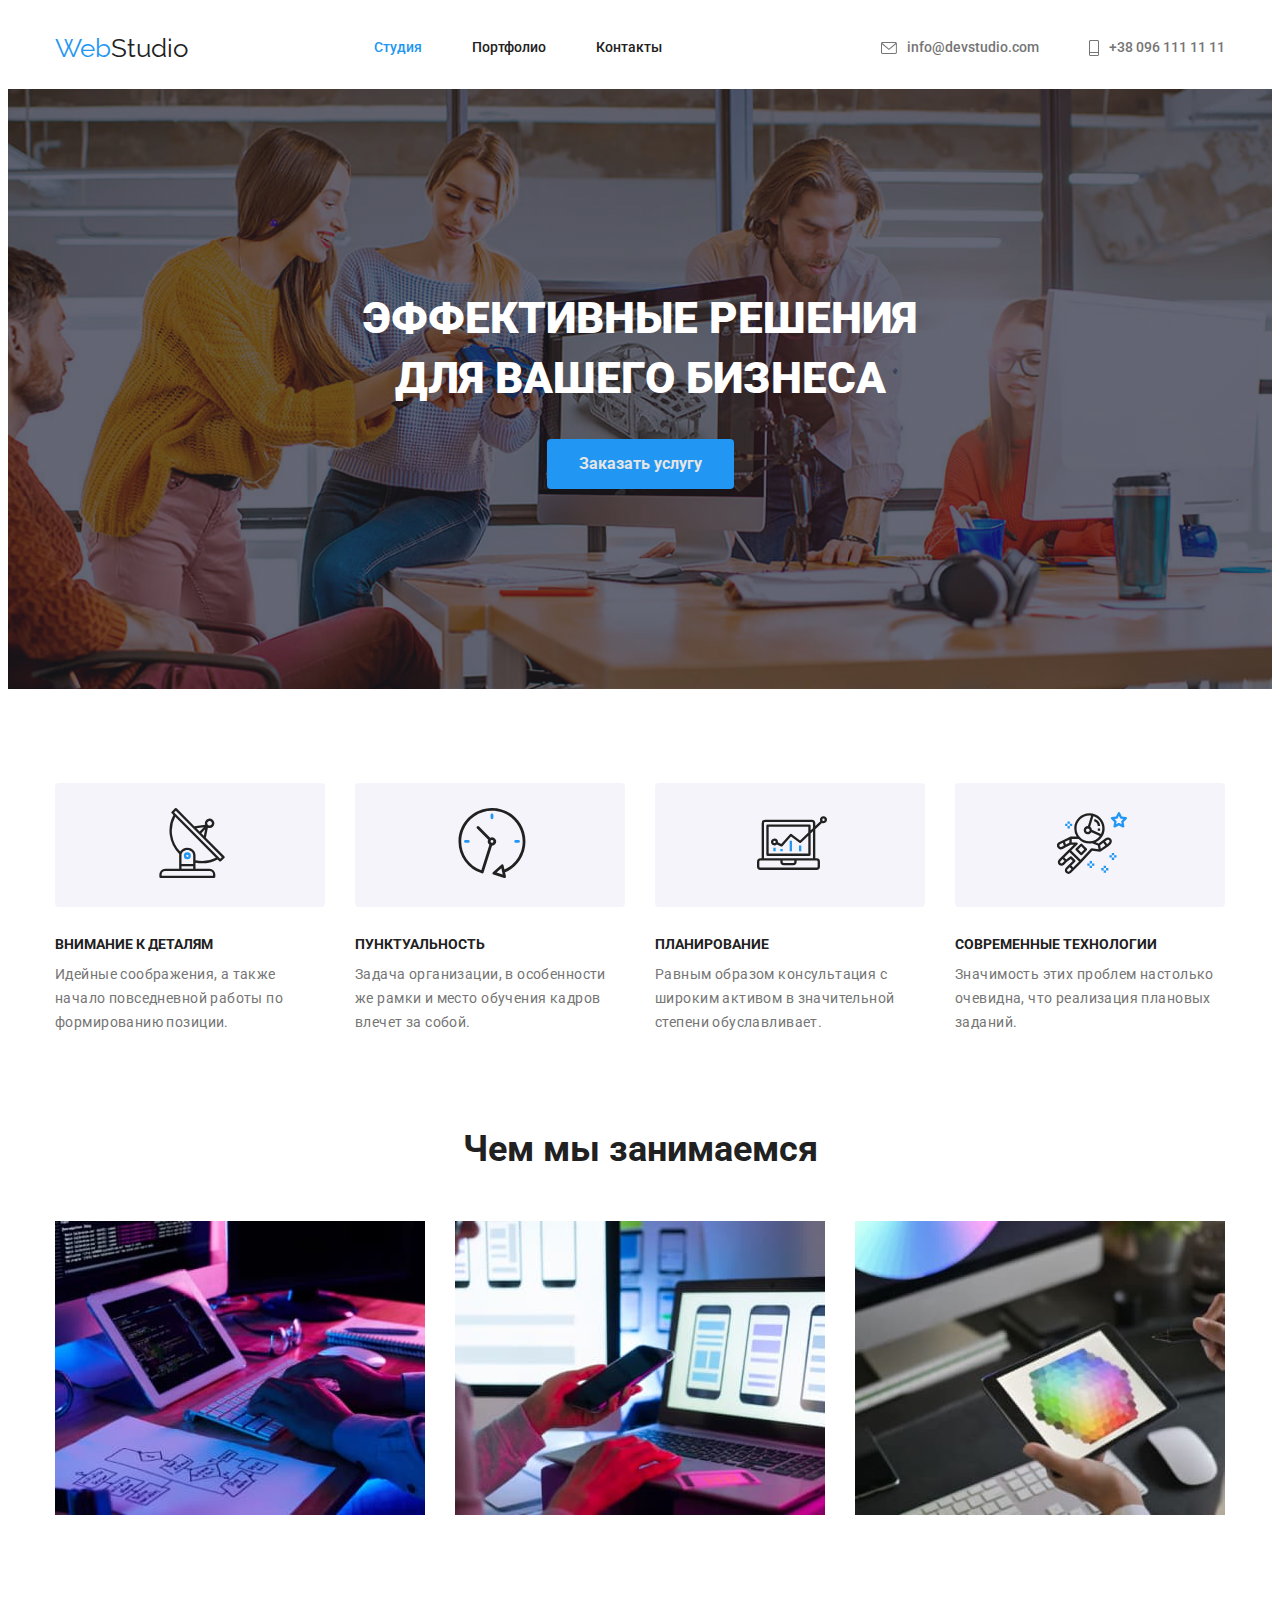
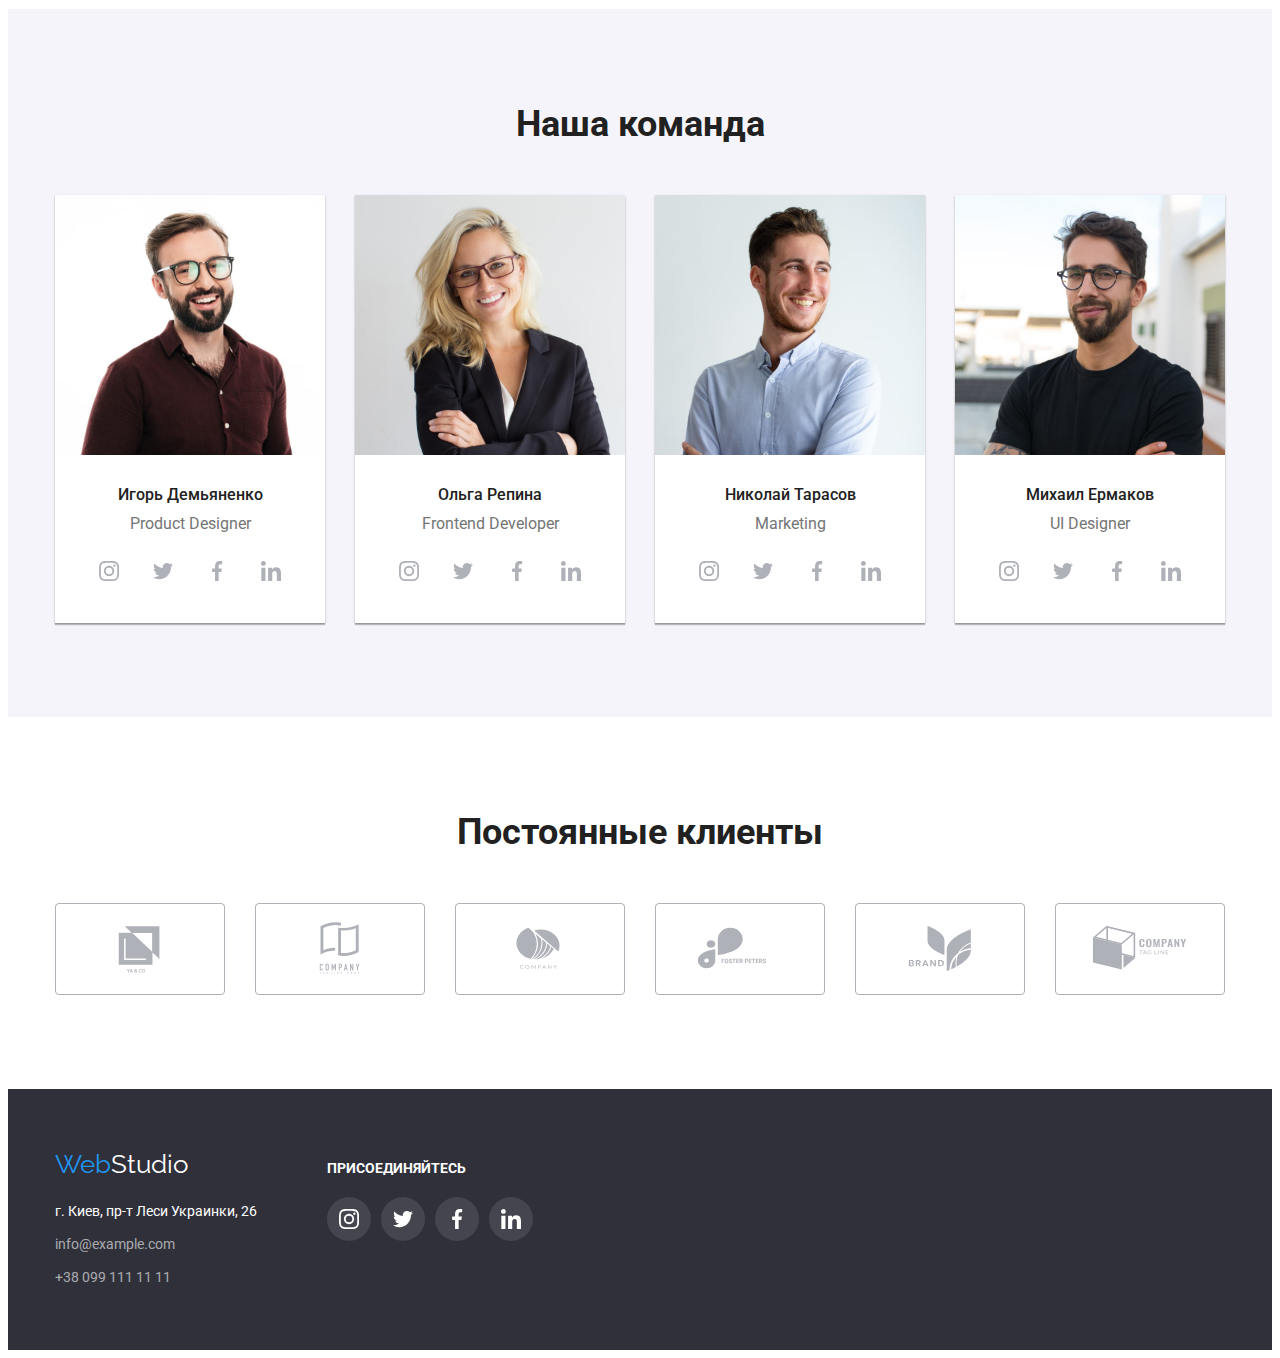
<file: index.html>
<!DOCTYPE html>
<html lang="ru">

<head>
    <meta charset="UTF-8">
    <meta http-equiv="X-UA-Compatible" content="IE=edge">
    <meta name="viewport" content="width=device-width, initial-scale=1.0">
    <title>Document</title>
    <link href="https://fonts.googleapis.com/css2?family=Raleway:wght@700&family=Roboto:wght@400;500;700;900&display=swap"
        rel="stylesheet">
    <link rel="stylesheet" href="https://cdnjs.cloudflare.com/ajax/libs/modern-normalize/1.1.0/modern-normalize.min.css"
        integrity="sha512-wpPYUAdjBVSE4KJnH1VR1HeZfpl1ub8YT/NKx4PuQ5NmX2tKuGu6U/JRp5y+Y8XG2tV+wKQpNHVUX03MfMFn9Q=="
        crossorigin="anonymous" referrerpolicy="no-referrer" />
    <link rel="stylesheet" href="./css/styles.css">
</head>

<body>

    <!-- header -->
    
    <header class="header">
        <div class="container header-container">
            <nav class="site-nav">
                <a href="/" class="logo">Web<span class="accent">Studio</span></a>
                <ul class="site-nav-list list">
                    <li class="site-nav-item">
                        <a href="./index.html" class="link-current site-nav-header">Студия</a>
                    </li>
                    <li class="site-nav-item">
                        <a href="./portfolio.html" class="link site-nav-header">Портфолио</a>
                    </li>
                    <li class="site-nav-item">
                        <a href="" class="link site-nav-header">Контакты</a>
                    </li>
                </ul>
            </nav>
            <ul class="contact-list list">
                <li class="contact-list-item">
                    <a href="mailto:info@devstudio.com" class="mail" aria-label="mail">
                        <svg class="contact-icon" width="16" height="12">
                            <use href="./images/icons.svg#icon-mail"></use>
                        </svg> 
                        info@devstudio.com</a>
                </li>
                <li class="contact-list-item">
                    <a href="tel:+380961111111" class="phone" aria-label="phone">
                        <svg class="contact-icon" width="10" height="16">
                            <use href="./images/icons.svg#icon-phone"></use>
                        </svg> 
                        +38 096 111 11 11</a>
                </li>
            </ul>
        </div>   
    </header>
    <main>

        <!-- hero -->
        
        <section class="hero-section">
            <div class="hero">
                <h1 class="hero-title">Эффективные решения<br /> для вашего бизнеса</h1>
                <button type="button" class="hero-button hero-btn">Заказать услугу</button>
            </div>
        </section>



        <!-- features -->
    
        <section class="features section">
            <div class="container">
                <h2 class="visually-hidden">Наши преимущества</h2>
                <ul class="features-list list">
                    <li class="features-list-item features-icon-list"><svg class="features-icon" width="70" height="70">
                            <use href="./images/icons.svg#icon-antenna"></use>
                        </svg></li>
                    <li class="features-list-item features-icon-list"><svg class="features-icon" width="70" height="70">
                            <use href="./images/icons.svg#icon-clock"></use>
                        </svg></li>
                    <li class="features-list-item features-icon-list"><svg class="features-icon" width="70" height="70">
                            <use href="./images/icons.svg#icon-diagram"></use>
                        </svg></li>
                    <li class="features-list-item features-icon-list"><svg class="features-icon" width="70" height="70">
                            <use href="./images/icons.svg#icon-astronaut"></use>
                        </svg></li>
                </ul>

                <ul class="features-list list">
                    <li class="features-list-item">
                        
                        <h3 class="features-title">Внимание к деталям</h3>
                        <p class="features-text">Идейные соображения, a также начало повседневной работы по формированию позиции.
                        </p>
                    </li>
                    <li class="features-list-item">
                        
                        <h3 class="features-title">Пунктуальность</h3>
                        <p class="features-text">Задача организации, в особенности же рамки и место обучения кадров влечет за собой.
                        </p>
                    </li>
                    <li class="features-list-item">
                        
                        <h3 class="features-title">Планирование</h3>
                        <p class="features-text">Равным образом консультация c широким активом в значительной степени обуславливает.
                        </p>
                    </li>
                    <li class="features-list-item">
                        
                        <h3 class="features-title">Современные технологии</h3>
                        <p class="features-text">Значимость этих проблем настолько очевидна, что реализация плановых заданий.</p>
                    </li>
                </ul>
            </div>
        </section>
       

        <!--benefits-->
        
        <section class="benefits-section">
            <div class="container">
                <h2 class="benefits-title">Чем мы занимаемся</h2>
                <ul class="benefits-list list">
                    <li class="benefits-list-item">
                        <img src="./images/img.jpg" alt="Верстка" width="370">
                    </li>
                    <li class="benefits-list-item">
                        <img src="./images/img(1).jpg" alt="Дизайн" width="370">
                    </li>
                    <li class="benefits-list-item">
                        <img src="./images/img(2).jpg" alt="Внешнее оформление" width="370">
                    </li>
                </ul>
            </div>
        </section>
        

        <!-- Team -->
        
    
        <section class="team section team-section">
            <div class="team-container container">
                <h2 class="team-title">Наша команда</h2>
                <ul class="team-list list">
                    <li class="team-list-item">
                        <img src="./images/img(3).jpg" class="team-img alt="Работник1" width="270">
                        <div class="team-section-title">
                            <h3 class="name">Игорь Демьяненко</h3>
                            <p class="position">Product Designer</p>
                            <div>
                                <ul class="team-icon-section list">
                                    <li class="team-icon-link"><a class="team-link" href="" target="_blank" rel="noopener noreferrer" aria-label="instagram">
                                        <svg class="team-icon" width="20" height="20">
                                            <use href="./images/icons.svg#icon-instagram"></use>
                                        </svg>
                                    </a>
                                    </li>
                                    <li class="team-icon-link"><a class="team-link" href="" target="_blank" rel="noopener noreferrer" aria-label="twitter">
                                        <svg class="team-icon" width="20" height="20">
                                            <use href="./images/icons.svg#icon-twitter"></use>
                                        </svg>
                                    </a>
                                    </li>
                                    <li class="team-icon-link"><a class="team-link" href="" target="_blank" rel="noopener noreferrer" aria-label="facebook">
                                        <svg class="team-icon" width="20" height="20">
                                            <use href="./images/icons.svg#icon-facebook"></use>
                                        </svg>
                                    </a>
                                    </li>
                                    <li class="team-icon-link"><a class="team-link" href="" target="_blank" rel="noopener noreferrer" aria-label="linkedin">
                                        <svg class="team-icon" width="20" height="20">
                                            <use href="./images/icons.svg#icon-linkedin"></use>
                                        </svg>
                                    </a>
                                    </li>
                                </ul>
                            </div>
                        </div>
                    </li>
                    <li class="team-list-item">
                        <img src="./images/img(4).jpg" class="team-img" alt="Работник2" width="270">
                        <div class="team-section-title">
                            <h3 class="name">Ольга Репина</h3>
                            <p class="position">Frontend Developer</p>
                            <div>
                                <ul class="team-icon-section list">
                                    <li class="team-icon-link"><a class="team-link" href="" target="_blank" rel="noopener noreferrer"
                                            aria-label="instagram">
                                            <svg class="team-icon" width="20" height="20">
                                                <use href="./images/icons.svg#icon-instagram"></use>
                                            </svg>
                                        </a>
                                    </li>
                                    <li class="team-icon-link"><a class="team-link" href="" target="_blank" rel="noopener noreferrer"
                                            aria-label="twitter">
                                            <svg class="team-icon" width="20" height="20">
                                                <use href="./images/icons.svg#icon-twitter"></use>
                                            </svg>
                                        </a>
                                    </li>
                                    <li class="team-icon-link"><a class="team-link" href="" target="_blank" rel="noopener noreferrer"
                                            aria-label="facebook">
                                            <svg class="team-icon" width="20" height="20">
                                                <use href="./images/icons.svg#icon-facebook"></use>
                                            </svg>
                                        </a>
                                    </li>
                                    <li class="team-icon-link"><a class="team-link" href="" target="_blank" rel="noopener noreferrer"
                                            aria-label="linkedin">
                                            <svg class="team-icon" width="20" height="20">
                                                <use href="./images/icons.svg#icon-linkedin"></use>
                                            </svg>
                                        </a>
                                    </li>
                                </ul>
                            </div>
                        </div>
                    </li>
                    <li class="team-list-item">
                        <img src="./images/img(5).jpg" class="team-img" alt="Работник3" width="270">
                        <div class="team-section-title">
                            <h3 class="name">Николай Тарасов</h3>
                            <p class="position">Marketing</p>
                            <div>
                                <ul class="team-icon-section list">
                                    <li class="team-icon-link"><a class="team-link" href="" target="_blank" rel="noopener noreferrer"
                                            aria-label="instagram">
                                            <svg class="team-icon" width="20" height="20">
                                                <use href="./images/icons.svg#icon-instagram"></use>
                                            </svg>
                                        </a>
                                    </li>
                                    <li class="team-icon-link"><a class="team-link" href="" target="_blank" rel="noopener noreferrer"
                                            aria-label="twitter">
                                            <svg class="team-icon" width="20" height="20">
                                                <use href="./images/icons.svg#icon-twitter"></use>
                                            </svg>
                                        </a>
                                    </li>
                                    <li class="team-icon-link"><a class="team-link" href="" target="_blank" rel="noopener noreferrer"
                                            aria-label="facebook">
                                            <svg class="team-icon" width="20" height="20">
                                                <use href="./images/icons.svg#icon-facebook"></use>
                                            </svg>
                                        </a>
                                    </li>
                                    <li class="team-icon-link"><a class="team-link" href="" target="_blank" rel="noopener noreferrer"
                                            aria-label="linkedin">
                                            <svg class="team-icon" width="20" height="20">
                                                <use href="./images/icons.svg#icon-linkedin"></use>
                                            </svg>
                                        </a>
                                    </li>
                                </ul>
                            </div>
                        </div>
                    </li>
                    <li class="team-list-item">
                        <img src="./images/img(6).jpg" class="team-img" alt="Работник4" width="270">
                        <div class="team-section-title">
                            <h3 class="name">Михаил Ермаков</h3>
                            <p class="position">UI Designer</p>
                            <div>
                                <ul class="team-icon-section list">
                                    <li class="team-icon-link"><a class="team-link" href="" target="_blank" rel="noopener noreferrer"
                                            aria-label="instagram">
                                            <svg class="team-icon" width="20" height="20">
                                                <use href="./images/icons.svg#icon-instagram"></use>
                                            </svg>
                                        </a>
                                    </li>
                                    <li class="team-icon-link"><a class="team-link" href="" target="_blank" rel="noopener noreferrer"
                                            aria-label="twitter">
                                            <svg class="team-icon" width="20" height="20">
                                                <use href="./images/icons.svg#icon-twitter"></use>
                                            </svg>
                                        </a>
                                    </li>
                                    <li class="team-icon-link"><a class="team-link" href="" target="_blank" rel="noopener noreferrer"
                                            aria-label="facebook">
                                            <svg class="team-icon" width="20" height="20">
                                                <use href="./images/icons.svg#icon-facebook"></use>
                                            </svg>
                                        </a>
                                    </li>
                                    <li class="team-icon-link"><a class="team-link" href="" target="_blank" rel="noopener noreferrer"
                                            aria-label="linkedin">
                                            <svg class="team-icon" width="20" height="20">
                                                <use href="./images/icons.svg#icon-linkedin"></use>
                                            </svg>
                                        </a>
                                    </li>
                                </ul>
                            </div>
                        </div>
                    </li>
                </ul>
                
            </div>
        </section>
    </main>

    <!-- clients -->
    <section class="section">
        <div class="container">
            <h2 class="clients-title">Постоянные клиенты</h2>
            <ul class="clients-list list">
                <li class="clients-item"><a class="clients-link" href="" target="_blank" rel="noopener noreferrer" aria-label="linkedin">
                    <svg class="clients-icon" width="106" height="60">
                        <use href="./images/icons.svg#icon-Logo"></use>
                    </svg>
                    </a>
                </li>
                <li class="clients-item"><a class="clients-link" href="" target="_blank" rel="noopener noreferrer" aria-label="linkedin">
                    <svg class="clients-icon" width="106" height="60">
                        <use href="./images/icons.svg#icon-Logo-1"></use>
                    </svg>
                    </a>
                </li>
                <li class="clients-item"><a class="clients-link" href="" target="_blank" rel="noopener noreferrer" aria-label="linkedin">
                    <svg class="clients-icon" width="106" height="60">
                        <use href="./images/icons.svg#icon-Logo-2"></use>
                    </svg>
                    </a>
                </li>
                <li class="clients-item"><a class="clients-link" href="" target="_blank" rel="noopener noreferrer" aria-label="linkedin">
                    <svg class="clients-icon" width="106" height="60">
                        <use href="./images/icons.svg#icon-Logo-3"></use>
                    </svg>
                    </a>
                </li>
                <li class="clients-item"><a class="clients-link" href="" target="_blank" rel="noopener noreferrer" aria-label="linkedin">
                    <svg class="clients-icon" width="106" height="60">
                        <use href="./images/icons.svg#icon-Logo-4"></use>
                    </svg>
                    </a>
                </li>
                <li class="clients-item"><a class="clients-link" href="" target="_blank" rel="noopener noreferrer" aria-label="linkedin">
                    <svg class="clients-icon" width="106" height="60">
                        <use href="./images/icons.svg#icon-Logo-5"></use>
                    </svg>
                    </a>
                </li>
            </ul>

        </div>
    </section>

    <!-- adress -->
    <footer class="footer-section">
        <div class="container footer-container">
            <div class="left-side">
            <div class="logo-footer ">
                <a href="/" class="footer-logo">Web<span class="accents">Studio</span></a>
            </div>
            <address>
                <ul class="footer-list list adress">
                    <li class="footer-item">
                        <a href="https://bit.ly/3pXMvUd" target="_blank" rel="noopener noreferrer" class="adressa">г. Киев, пр-т
                                Леси
                                Украинки, 26</a>
                    </li>
                    <li class="footer-item">
                        <a href="mailto:info@example.com" class="mail">info@example.com</a>
                    </li>
                    <li class="footer-item">
                        <a href="tel:+380991111111" class="tel">+38 099 111 11 11</a>
                    </li>
                </ul>
            </address>
            </div>
            <div class="right-side">
                <h2 class="socials-title">присоединяйтесь</h2>
                <ul class="socials-list list">
                    <li><a class="socials-link" href="" target="_blank" rel="noopener noreferrer"
                            aria-label="instagram">
                            <svg class="socials-icon" width="20" height="20">
                                <use href="./images/icons.svg#icon-instagram"></use>
                            </svg>
                        </a>
                    </li>
                    <li><a class="socials-link" href="" target="_blank" rel="noopener noreferrer"
                            aria-label="twitter">
                            <svg class="socials-icon" width="20" height="20">
                                <use href="./images/icons.svg#icon-twitter"></use>
                            </svg>
                        </a>
                    </li>
                    <li><a class="socials-link" href="" target="_blank" rel="noopener noreferrer"
                            aria-label="facebook">
                            <svg class="socials-icon" width="20" height="20">
                                <use href="./images/icons.svg#icon-facebook"></use>
                            </svg>
                        </a>
                    </li>
                    <li><a class="socials-link" href="" target="_blank" rel="noopener noreferrer"
                            aria-label="linkedin">
                            <svg class="socials-icon" width="20" height="20">
                                <use href="./images/icons.svg#icon-linkedin"></use>
                            </svg>
                        </a>
                    </li>
                </ul>
            </div>
        </div>
    </footer>
    
    
</body>
</html>
</file>
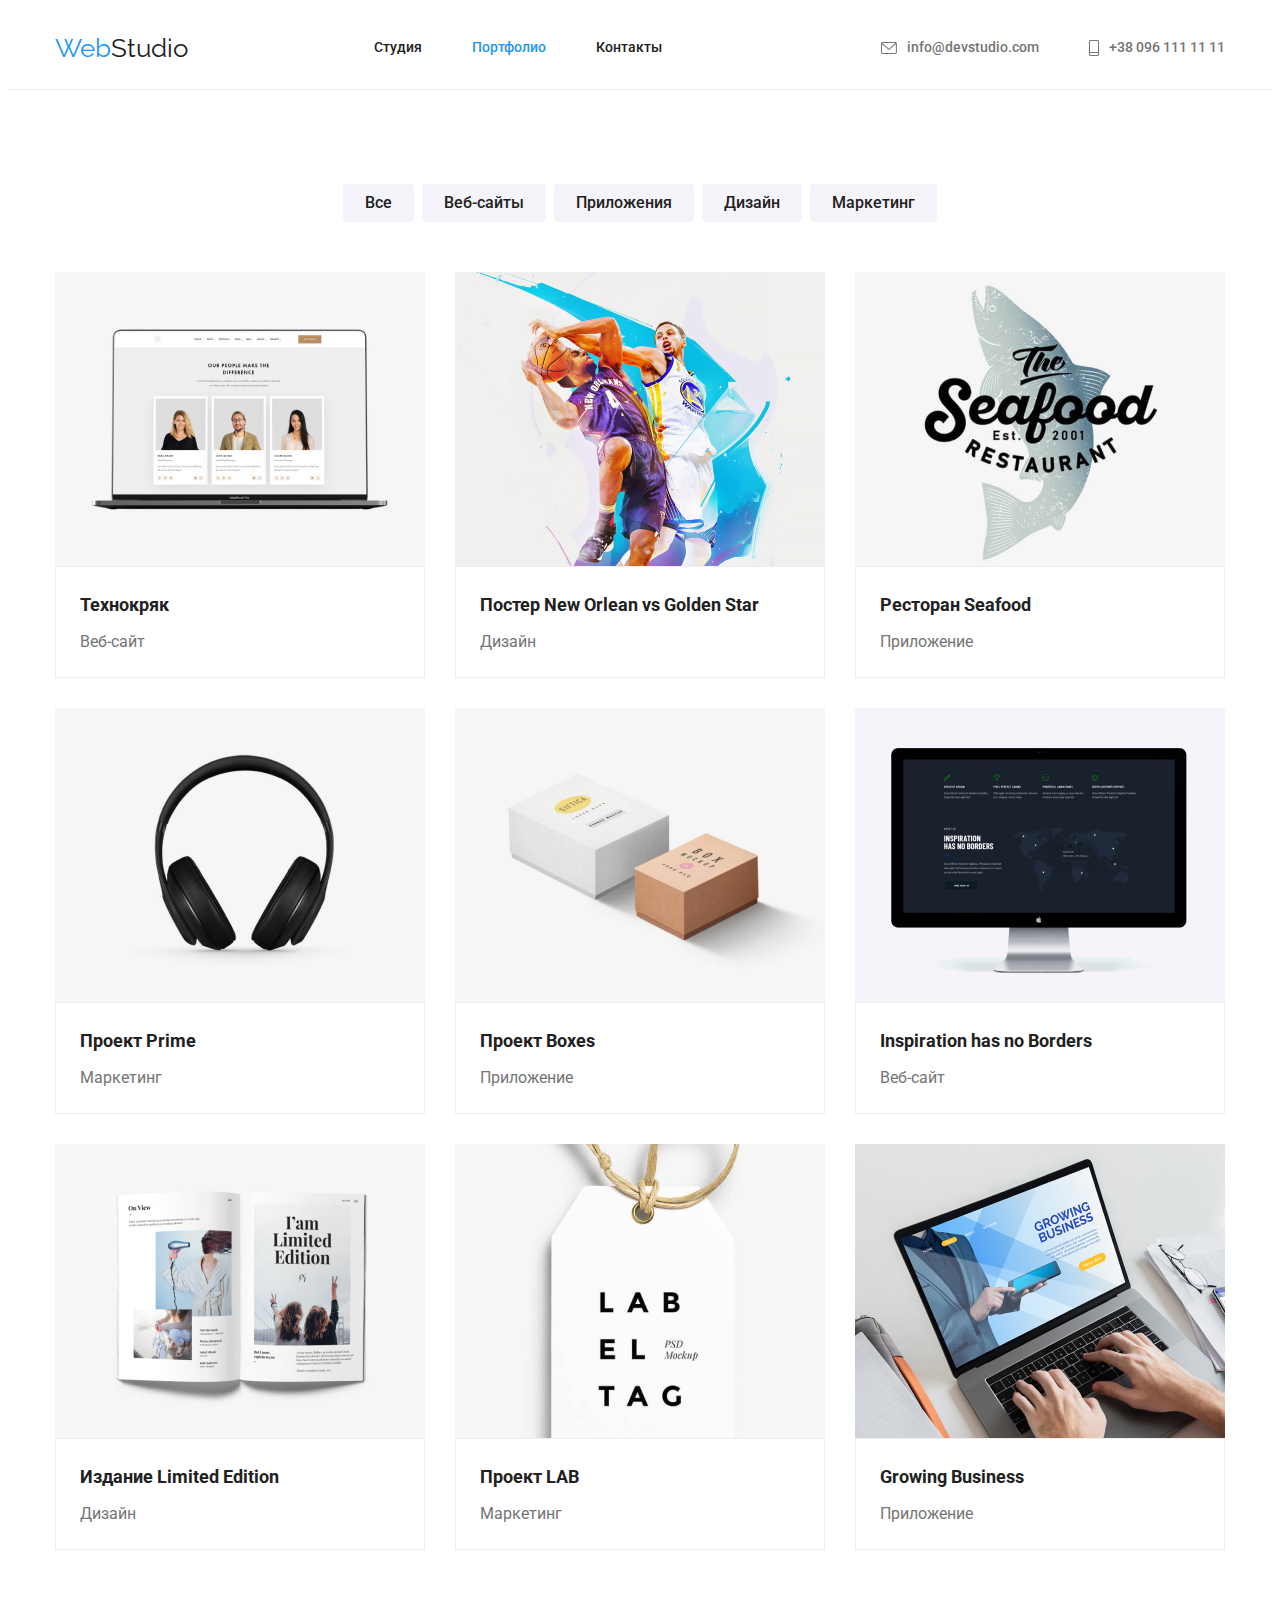
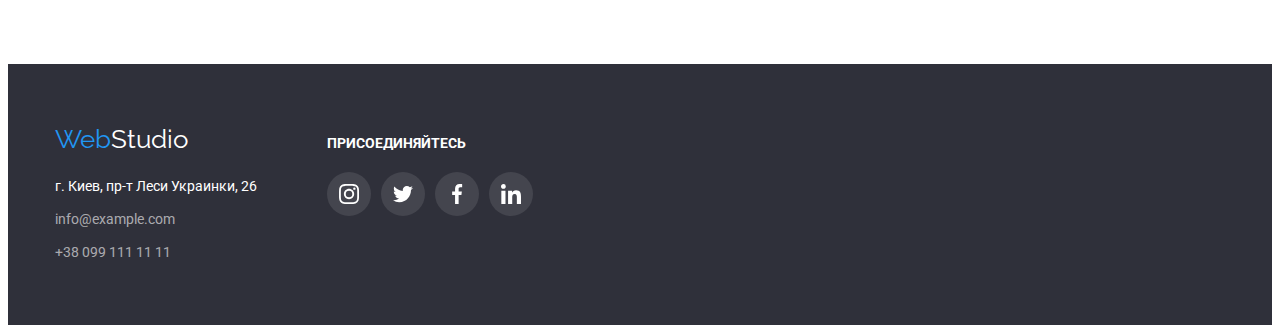
<file: portfolio.html>
<!DOCTYPE html>
<html lang="ru">
<head>
    <meta charset="UTF-8">
    <meta http-equiv="X-UA-Compatible" content="IE=edge">
    <meta name="viewport" content="width=device-width, initial-scale=1.0">
    <title>Document</title>
    <link href="https://fonts.googleapis.com/css2?family=Raleway:wght@700&family=Roboto:wght@400;500;700;900&display=swap"
        rel="stylesheet">
    <link rel="stylesheet" href="https://cdnjs.cloudflare.com/ajax/libs/modern-normalize/1.1.0/modern-normalize.min.css"
        integrity="sha512-wpPYUAdjBVSE4KJnH1VR1HeZfpl1ub8YT/NKx4PuQ5NmX2tKuGu6U/JRp5y+Y8XG2tV+wKQpNHVUX03MfMFn9Q=="
        crossorigin="anonymous" referrerpolicy="no-referrer" />
    <link rel="stylesheet" href="./css/styles.css">
</head>
<body>

    <!-- header -->
    <header class="header header-border">
        <div class="container header-container">
            <nav class="site-nav">
                <a href="/" class="logo">Web<span class="accent">Studio</span></a>
                <ul class="site-nav-list list">
                    <li class="site-nav-item">
                        <a href="./index.html" class="link site-nav-header">Студия</a>
                    </li>
                    <li class="site-nav-item">
                        <a href="./portfolio.html" class="link-current site-nav-header">Портфолио</a>
                    </li>
                    <li class="site-nav-item">
                        <a href="" class="link site-nav-header">Контакты</a>
                    </li>
                </ul>
            </nav>
            <ul class="contact-list list">
                <li class="contact-list-item">
                    <a href="mailto:info@devstudio.com" class="mail" aria-label="mail">
                        <svg class="contact-icon" width="16" height="12">
                            <use href="./images/icons.svg#icon-mail"></use>
                        </svg>
                        info@devstudio.com</a>
                </li>
                <li class="contact-list-item">
                    <a href="tel:+380961111111" class="phone" aria-label="phone">
                        <svg class="contact-icon" width="10" height="16">
                            <use href="./images/icons.svg#icon-phone"></use>
                        </svg>
                        +38 096 111 11 11</a>
                </li>
            </ul>
        </div>
    </header>

    <main>
        <!-- work -->

        <section class="work-section">
            <div class="container">
                <h1 class="visually-hidden">Примеры работ</h1>
                <ul class="work-list list">
                    <li class="work-list-item">
                        <button type="button" class="work-btn">Все</button>
                    </li>
                    <li class="work-list-item">
                        <button type="button" class="work-btn">Веб-сайты</button>
                    </li>
                    <li class="work-list-item">
                        <button type="button" class="work-btn">Приложения</button>
                    </li>
                    <li class="work-list-item">
                        <button type="button" class="work-btn">Дизайн</button>
                    </li>
                    <li class="work-list-item">
                        <button type="button" class="work-btn">Маркетинг</button>
                    </li>
                </ul>
            </div>    
        

            <!-- examples -->
            <div class="container">
                <ul class="examples-list list">
                    <li class="examples-list-item">
                        <img src="./images/img(19).jpg" class="examples-img" alt="Веб-сайты" width="370">
                        <div class="examples-title-list">
                            <h2 class="examples-title">Технокряк</h2>
                            <p class="examples-name">Веб-сайт</p>
                        </div>
                        
                    </li>
                    <li class="examples-list-item">
                        <img src="./images/img(11).jpg" class="examples-img" alt="Дизайн" width="370">
                        <div class="examples-title-list">
                            <h2 class="examples-title">Постер New Orlean vs Golden Star</h2>
                            <p class="examples-name">Дизайн</p>
                        </div>
                        
                    </li>
                    <li class="examples-list-item">
                        <img src="./images/img(12).jpg" class="examples-img" alt="Приложение" width="370">
                        <div class="examples-title-list">
                            <h2 class="examples-title">Ресторан Seafood</h2>
                            <p class="examples-name">Приложение</p>
                        </div>
                        
                    </li>
                    <li class="examples-list-item">
                        <img src="./images/img(13).jpg" class="examples-img" alt="Наушники" width="370">
                        <div class="examples-title-list">
                            <h2 class="examples-title">Проект Prime</h2>
                            <p class="examples-name">Маркетинг</p>
                        </div>
                        
                    </li>
                    <li class="examples-list-item">
                        <img src="./images/img(14).jpg" class="examples-img" alt="Коробки" width="370">
                        <div class="examples-title-list">
                            <h2 class="examples-title">Проект Boxes</h2>
                            <p class="examples-name">Приложение</p>
                        </div>
                        
                    </li>
                    <li class="examples-list-item">
                        <img src="./images/img(15).jpg" class="examples-img" alt="Веб-сайт" width="370">
                        <div class="examples-title-list">
                            <h2 class="examples-title">Inspiration has no Borders</h2>
                            <p class="examples-name">Веб-сайт</p>
                        </div>
                        
                    </li>
                    <li class="examples-list-item">
                        <img src="./images/img(16).jpg" class="examples-img" alt="Журнал" width="370">
                        <div class="examples-title-list">
                            <h2 class="examples-title">Издание Limited Edition</h2>
                            <p class="examples-name">Дизайн</p>
                        </div>
                        
                    </li>
                    <li class="examples-list-item">
                        <img src="./images/img(17).jpg" class="examples-img" alt="Значок" width="370">
                        <div class="examples-title-list">
                            <h2 class="examples-title">Проект LAB</h2>
                            <p class="examples-name">Маркетинг</p>
                        </div>
                        
                    </li>
                    <li class="examples-list-item">
                        <img src="./images/img(18).jpg" class="examples-img" alt="Ноутбук" width="370">
                        <div class="examples-title-list">
                            <h2 class="examples-title">Growing Business</h2>
                            <p class="examples-name">Приложение</p>
                        </div>
                        
                    </li>
                </ul>
            </div>  

        </section>
    </main>

    <!-- adress -->
    <footer class="footer-section">
        <div class="container footer-container">
            <div class="left-side">
                <div class="logo-footer ">
                    <a href="/" class="footer-logo">Web<span class="accents">Studio</span></a>
                </div>
                <address>
                    <ul class="footer-list list adress">
                        <li class="footer-item">
                            <a href="https://bit.ly/3pXMvUd" target="_blank" rel="noopener noreferrer" class="adressa">г.
                                Киев, пр-т
                                Леси
                                Украинки, 26</a>
                        </li>
                        <li class="footer-item">
                            <a href="mailto:info@example.com" class="mail">info@example.com</a>
                        </li>
                        <li class="footer-item">
                            <a href="tel:+380991111111" class="tel">+38 099 111 11 11</a>
                        </li>
                    </ul>
                </address>
            </div>
            <div class="right-side">
                <h2 class="socials-title">присоединяйтесь</h2>
                <ul class="socials-list list">
                    <li><a class="socials-link" href="" target="_blank" rel="noopener noreferrer" aria-label="instagram">
                            <svg class="socials-icon" width="20" height="20">
                                <use href="./images/icons.svg#icon-instagram"></use>
                            </svg>
                        </a>
                    </li>
                    <li><a class="socials-link" href="" target="_blank" rel="noopener noreferrer" aria-label="twitter">
                            <svg class="socials-icon" width="20" height="20">
                                <use href="./images/icons.svg#icon-twitter"></use>
                            </svg>
                        </a>
                    </li>
                    <li><a class="socials-link" href="" target="_blank" rel="noopener noreferrer" aria-label="facebook">
                            <svg class="socials-icon" width="20" height="20">
                                <use href="./images/icons.svg#icon-facebook"></use>
                            </svg>
                        </a>
                    </li>
                    <li><a class="socials-link" href="" target="_blank" rel="noopener noreferrer" aria-label="linkedin">
                            <svg class="socials-icon" width="20" height="20">
                                <use href="./images/icons.svg#icon-linkedin"></use>
                            </svg>
                        </a>
                    </li>
                </ul>
            </div>
        </div>
    </footer>
</body>
</html>
</file>
<file: css/styles.css>
:root {
    --primary-text-color:#757575;
    --primary-white-color: #FFFFFF;
    --title-text-color: #212121;
    --primary-bg-color: #E5E5E5;
    --accent-color: #2196F3;
    --secondary-text-color: rgba(255, 255, 255, 0.6);
    --backlights: rgb(62, 0, 128);
}

html {
    box-sizing: border-box;
}
*,
*::before,
*::after {
    box-sizing: inherit;
}

body {
    
    color: var(--primary-text-color);
    font-family: Roboto, sans-serif;
}
.list{
    list-style: none;
}

.container {
    width: 1200px;
    padding-left: 15px;
    padding-right: 15px;
    margin-left: auto;
    margin-right: auto; 
}

h1,h2,h3,h4,h5,h6,p,ul {
    margin: 0;
}
img {
    display: block;
    max-width: 100%;
    height: auto;
}
/* header */

.header-container {
    display: flex;
    align-items: center;

    background: var(--primary-white-color);
}

.header-border {
    border-bottom-width: 1px;
    border-bottom-style: solid;
    border-bottom-color: #ECECEC;
}
/* logo */
.logo {
    display: flex;
    align-items: center;

    padding-top: 25px;
    padding-bottom: 25px;
    margin-right: 93px;

    color: #2196F3;
    font-family: Raleway, sans-serif;
    font-size: 26px;
    line-height: 1.19;

    text-decoration: none;
}
.accent {
    display: flex;
    margin-right: 93px;
    color: var(--title-text-color);
}

/* site-nav */
.site-nav {
    display: flex;
    align-items: center;
}
.site-nav-list {
    display: flex;
    padding: 0;
    margin: 0;
    flex-direction: row;


    font-weight: 500;
    font-size: 14px;
    line-height: 1.14;
}
.site-nav-header {
    display: inline-block;
}
.site-nav-item:not(:last-child) {
    margin-right: 50px;

}

.site-nav-header {
    padding-top: 32px;
    padding-bottom: 32px;
    margin: 0;
}
.site-nav .link-current {
    color: var(--accent-color);

    text-decoration: none;
}
.site-nav .link-current:hover,
.site-nav .link-current:focus {
    color: var(--accent-color);
}
.site-nav .link {
    color: var(--title-text-color);

    text-decoration: none;
}
.site-nav .link:hover, 
.site-nav .link:focus {
    color: var(--accent-color);
}

/* contact */
.contact-list {
    display: flex;
    align-items: center;
    padding: 0;
    margin-left: auto;

}

.contact-list .phone {
    margin-right: auto;
    
}
.contact-list-item:not(:last-child) {
    margin-right: 50px;
    padding: 0;
}
.contact-list-item {
    display: flex;
    align-items: center;

    font-weight: 500;
    font-size: 14px;
    line-height: 1.14;
}
.contact-list-item .mail,
.contact-list-item .phone {
    color: var(--primary-text-color);

    text-decoration: none;
}
.mail:hover,
.mail:focus {
    color: var(--accent-color);
}
.phone:hover,
.phone:focus {
    color: var(--accent-color);
}

.contact-icon {
    fill: currentColor;
}
.contact-icon {
    padding: 0;
    margin-right: 10px;
}
.mail {
    display: flex;
    align-items: center;
    }
.phone {
    display: flex;
    align-items: center;

}

/* hero */
.hero-section {
    padding-top: 200px;
    padding-bottom: 200px;
    margin: auto;
    max-width: 1600px;
    background-image: linear-gradient(to right,
        rgba(47, 48, 58, 0.4),
        rgba(47, 48, 58, 0.4)), url(../images/hero-img.png);

    background-repeat: no-repeat;
    background-position: 50% 50%;
}
.hero-title {
    align-content: center;
    margin: 0;
    
    margin-bottom: 30px;

    color: var(--primary-white-color);

    font-style: normal;
    font-weight: 900;
    font-size: 44px;
    line-height: 1.36;
    text-align: center;
    text-transform: uppercase;
}


/* button */

.hero-button {
    display: block;
    margin: 0 auto;
    padding: 10px 32px;
    border: 0ch;
    border-radius: 4px;

    background-color: var(--accent-color);
    color: var(--primary-bg-color);

    font-family: inherit; 
    font-weight: 700;
    font-size: 16px;
    line-height: 1.88;
    text-align: center;
    cursor: pointer;
}


/* section */
.section {
    padding-top: 94px;
    padding-bottom: 94px;
}
/* features */
.features-list {
    display: flex;
    flex-direction: row;
    margin: 0;
    padding: 0;

}
.features-list-item {
    padding: 0;
    width: 270px;
}
.features-list-item:not(:last-child) {
    margin-right: 30px;;
}

.features-icon-list {
    padding: 25px 102px;
    margin-bottom: 30px;
    border-radius: 4px;
    background-color: #F5F4FA;
}

.features-title {
    margin-bottom: 10px;
    padding: 0;
    color: var(--title-text-color);

    font-weight: 700;
    font-size: 14px;
    line-height: 1.14;
    text-transform: uppercase;
}
.features-text {
    
    font-weight: 400;
    font-size: 14px;
    line-height: 1.71;
    letter-spacing: 0.03em;
}
.visually-hidden {
    position: absolute;
    width: 1px;
    height: 1px;
    margin: -1px;
    border: 0;
    padding: 0;

    white-space: nowrap;
    clip-path: inset(100%);
    clip: rect(0 0 0 0);
    overflow: hidden;
}

/* benefits */
.benefits-section {
    padding-top: 0;
    padding-bottom: 94px;
    margin: 0;
}
.benefits-title {
    margin-bottom: 50px;
    color: var(--title-text-color);

    font-size: 36px;
    line-height: 1.17;
    text-align: center;
}
.benefits-list {
    display: flex;
    flex-direction: row;
    padding: 0;
    margin: 0;
}

.benefits-list-item:not(:last-child) {
    margin-right: 30px;
}

/* team */

.team-section {
    background-color: #F5F4FA;
}
.team-title {
    margin-bottom: 50px;
    color: var(--title-text-color);
        
    font-size: 36px;
    line-height: 1.17;
    text-align: center;
}
.team-list {
    display: flex;
    flex-direction: row;
    padding: 0;
    margin: 0;
}
.team-list-item:not(:last-child) {
    margin-right: 30px;
}
.team-list-item {
box-shadow: 0px 1px 3px rgba(0, 0, 0, 0.12),
0px 1px 1px rgba(0, 0, 0, 0.14),
0px 2px 1px rgba(0, 0, 0, 0.2);
}
.team-section-title{
    padding-top: 30px;
    padding-bottom: 30px;
    background-color: var(--primary-white-color)
}

.team .name {
    margin-bottom: 10px;
    text-align: center;
    color: var(--title-text-color);

    font-weight: 500;
    font-size: 16px;
    line-height: 1.19;
}
.team .position {
    text-align: center;
    margin-bottom: 16px;
    font-weight: 400;
    font-size: 16px;
    line-height: 1.19;
}
.team-icon-section {
    display: flex;
    justify-content: center;
    gap: 10px;
    padding-left: 32px;
    padding-right: 32px;
    margin: 0;

}

.team-link {
    display: inline-flex;
    align-items: center;
    justify-content: center;
    width: 44px;
    height: 44px;
    border-radius: 50%;
    color: #AFB1B8;
    background-color: var(--primary-white-color)

}
.team-link:hover,
.team-link:focus {
    color: var(--primary-white-color);
    background-color: var(--accent-color)
}
.team-icon {
    fill: currentColor;
    
}

/* clients */
.clients-title {
    margin-bottom: 50px;
    color: var(--title-text-color);
    
    font-size: 36px;
    line-height: 1.17;
    text-align: center;
}
.clients-list {
    display: flex;
    align-items: center;
    justify-content: center;
    gap: 30px;
    padding: 0;
}


.clients-link {
    box-sizing: border-box;
    display: inline-flex;
    align-items: center;
    justify-content: center;
    color: #AFB1B8;
    width: 170px;
    height: 92px;
    border: 1px solid #AFB1B8;
    border-radius: 4px;
    
}

.clients-link:hover,
.clients-link:focus {
    color: var(--accent-color);
    border-color: var(--accent-color);
}
.clients-icon {
    fill: currentColor;
}



/* footer */
.footer-section {
    padding-top: 60px;
    padding-bottom: 60px;
    margin: 0;
    background-color: #2F303A;
}
.footer-container {
    display: flex;
    align-items: baseline;
}
.left-side {
    margin-right: 70px;
}

/* adress */
.footer-logo {
    margin-bottom: 20px;
    color: #2196F3;
    font-family: Raleway, sans-serif;
    font-size: 26px;
    line-height: 1.19;
    
    text-decoration: none;
}
.logo-footer{
    margin-bottom: 20px;
}

.accents {
    color: var(--primary-white-color);
}
.footer-list {
    padding: 0;
}
.footer-item:not(:last-child) {
    margin-bottom: 9px;
}
.adress {
    font-weight: 400;
    font-size: 14px;
    line-height: 1.71;
}
.adress .adressa {
    color: var(--primary-white-color);
    font-style: normal;

    text-decoration: none;
}
.adress .adressa:hover,
.adress .adressa:focus {
    color: var(--accent-color);
}
.adress .mail {
    color: var(--secondary-text-color);
    font-style: normal;

    text-decoration: none;
}
.adress .mail:hover,
.adress .mail:focus {
    color: var(--accent-color);
}
.adress .tel {
    color: var(--secondary-text-color);
    font-style: normal;

    text-decoration: none;
}
.adress .tel:hover,
.adress .tel:focus {
    color: var(--accent-color);
}

.socials-list {
    display: flex;
    align-items: center;
    gap: 10px;
    padding: 0;
    margin: 0;
}
.socials-link {
    display: inline-flex;
    align-items: center;
    justify-content: center;
    width: 44px;
    height: 44px;
    border-radius: 50%;
    color: var(--primary-white-color);
    background-color: rgba(255, 255, 255, 0.1);
}
.socials-icon {
    fill: var(--primary-white-color);
}
.socials-link:hover,
.socials-link:focus {
    background-color: var(--accent-color);
}
.right-side {
    display: flex;
    flex-direction: column;
    gap: 20px;
}
.socials-title {
    font-style: normal;
    font-weight: 700;
    font-size: 14px;
    line-height: 1.14;
    text-transform: uppercase;
    color: #FFFFFF;
}


/* portfolio */

/* work */
.work-section {
    padding-top: 94px;
    padding-bottom: 114px;
    margin: 0;
}
.work-list {
    display: flex;
    justify-content: center;
    margin-bottom: 50px;
    padding: 0;
    
}
.work-list-item:not(:last-child){
    margin-right: 8px;
}
.work-btn {
    
    padding: 6px 22px;

    border: 0ch;
    border-radius: 4px;
    color: var(--title-text-color);
    background-color: #F5F4FA;
    
    font-family: inherit;
    font-style: normal;
    font-weight: 500;
    font-size: 16px;
    line-height: 1.62;
}
    
.work-btn:hover,
.work-btn:focus {
    color: var(--primary-white-color);
    background-color: var(--accent-color);
}  
.work .variant {
    color: var(--primary-white-color);
    background-color: var(--accent-color);
}
.work-btn:hover,
.work-btn:focus {
    box-shadow: 0px 3px 1px rgba(0, 0, 0, 0.1), 0px 1px 2px rgba(0, 0, 0, 0.08), 0px 2px 2px rgba(0, 0, 0, 0.12);
}

/* examples */

.examples-list {
    display: flex;
    flex-wrap: wrap;
    column-gap: 30px;
    row-gap: 30px;

    margin: 0;
    padding: 0;
}
.examples-list-item:hover {
    box-shadow: 0px 1px 1px rgba(0, 0, 0, 0.12), 0px 4px 4px rgba(0, 0, 0, 0.06), 1px 4px 6px rgba(0, 0, 0, 0.16);
}
.examples-title-list {
    padding-top: 20px;
    padding-bottom: 20px;
    padding-left: 24px;
    padding-right: 24px;
    margin: 0;
    border: 1px solid #EEEEEE;
}
.examples-title{
    margin-bottom: 4px;
    color: var(--title-text-color);

    font-style: normal;
    font-weight: 700;
    font-size: 18px;
    line-height: 2;
}
.examples-name {
    
    color: var(--primary-text-color);

    font-style: normal;
    font-weight: 400;
    font-size: 16px;
    line-height: 1.88;
}


/* колір основного тексту #212121 */
/* вторинний колір #757575 */
/* додатковий колір rgba(255, 255, 255, 0.6) */
/* білий колір #FFFFFF */
/* акцент #2196F3 */
</file>
